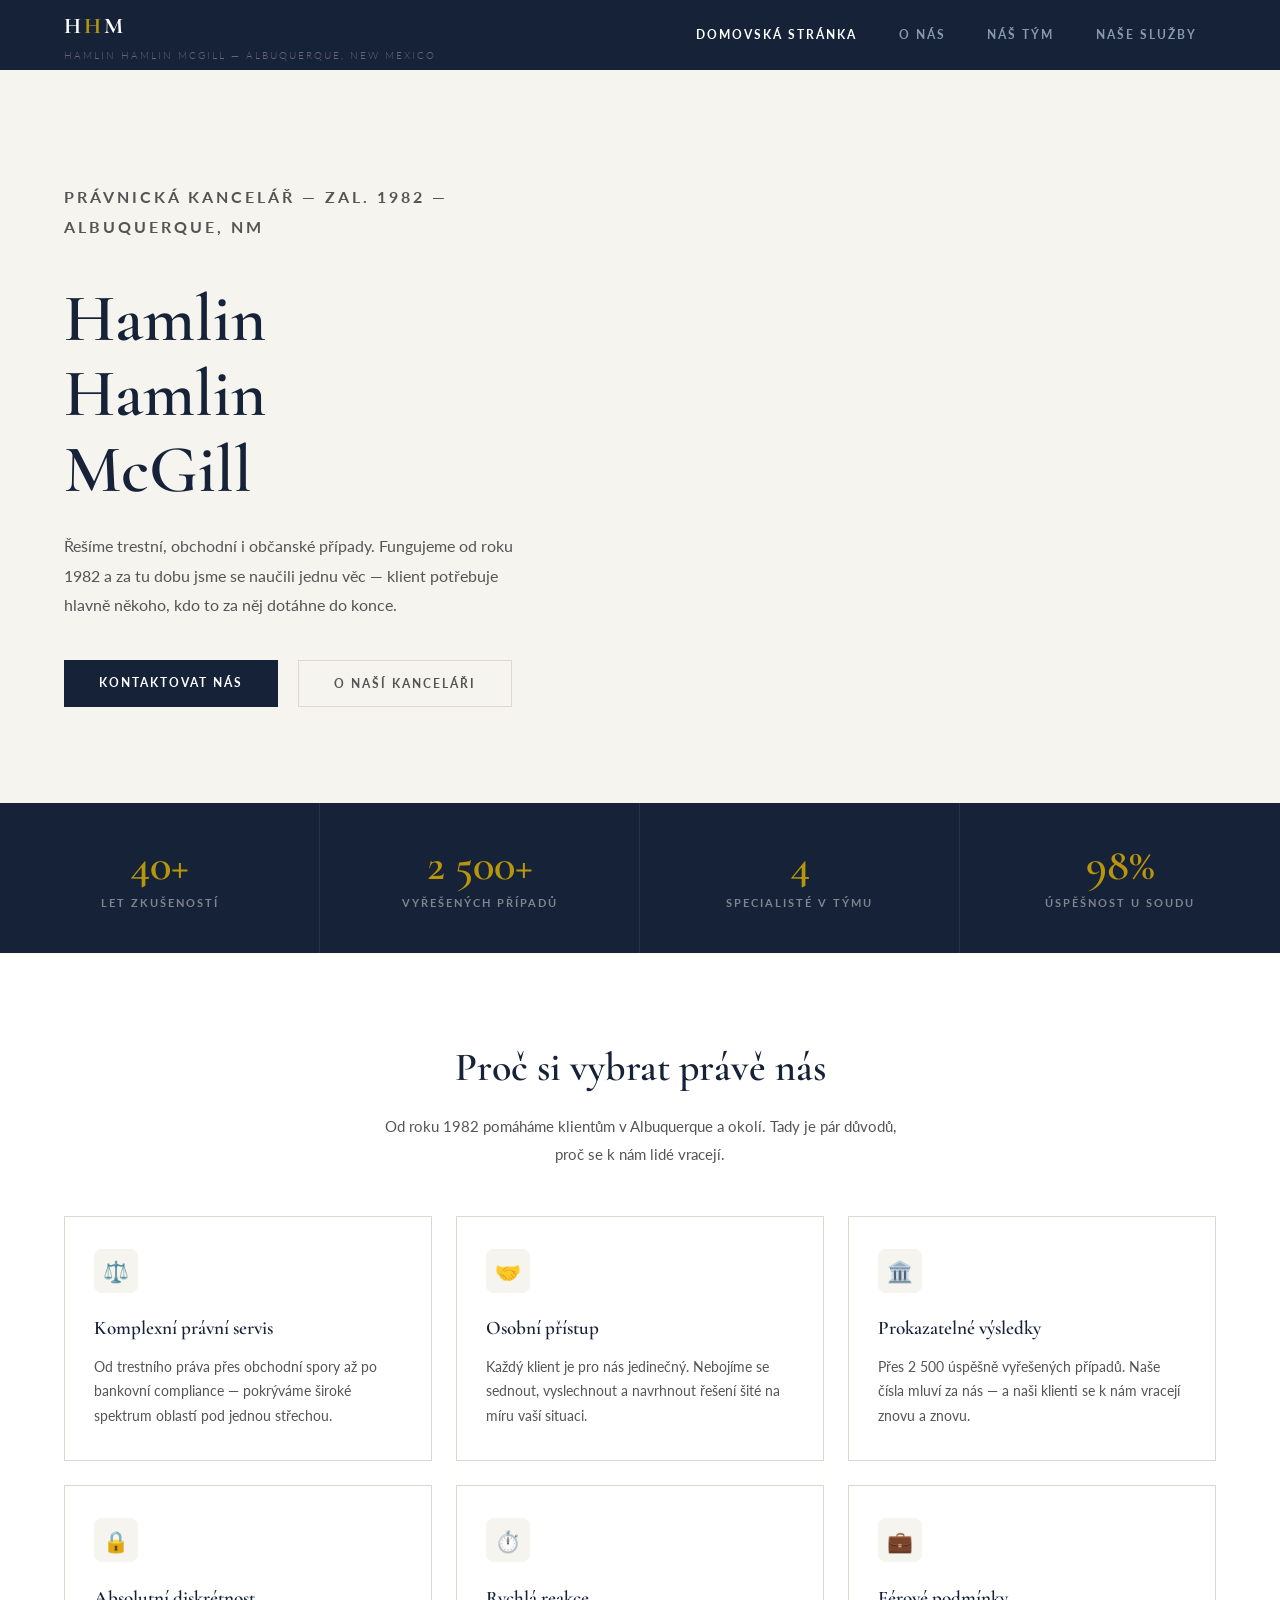
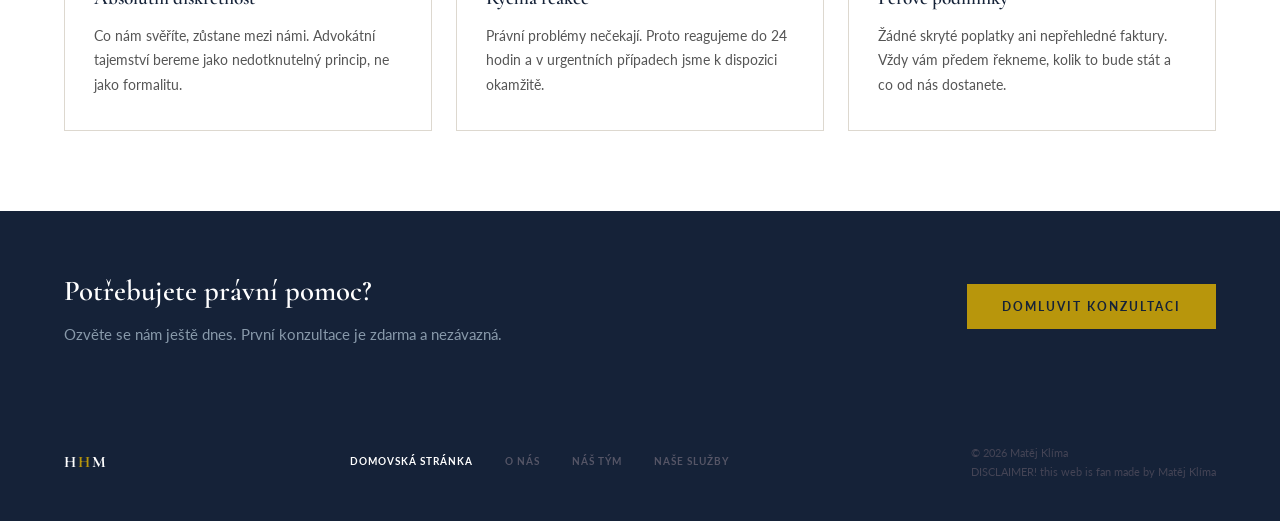
<file: index.html>
<!DOCTYPE html>
<html lang="cs">

<head>
  <meta charset="UTF-8" />
  <meta name="viewport" content="width=device-width, initial-scale=1.0" />
  <title>Hamlin Hamlin McGill — Domovská stránka</title>
  <meta name="description" content="Hamlin Hamlin McGill — přední právnická kancelář v Albuquerque, New Mexico. Trestní, obchodní a občanské právo od roku 1982." />
  <link rel="stylesheet" href="css/style.css" />
</head>

<body>

  <nav>
    <a href="index.html" class="logo">
      <span class="logo-pismena">H<span>H</span>M</span>
      <span class="logo-popis">Hamlin Hamlin McGill — Albuquerque, New Mexico</span>
    </a>
    <div class="odkazy">
      <a href="index.html" class="aktivni">Domovská stránka</a>
      <a href="o-nas.html">O nás</a>
      <a href="najem.html">Náš tým</a>
      <a href="sluzby.html">Naše služby</a>
    </div>
  </nav>

  <main>
    <section class="uvod">
      <p class="maly-popis">Právnická Kancelář — Zal. 1982 — Albuquerque, NM</p>
      <h1>Hamlin<br>Hamlin <br> McGill</h1>
      <p>Řešíme trestní, obchodní i občanské případy. Fungujeme od roku 1982 a za tu dobu jsme se naučili jednu věc —
        klient potřebuje hlavně někoho, kdo to za něj dotáhne do konce.</p>
      <div class="tlacitka">
        <a href="najem.html" class="button-zlaty">Kontaktovat nás</a>
        <a href="o-nas.html" class="button-ramecek">O naší kanceláři</a>
      </div>
    </section>

    <section class="statistiky">
      <div class="stat">
        <div class="stat-cislo">40+</div>
        <div class="stat-popis">Let zkušeností</div>
      </div>
      <div class="stat">
        <div class="stat-cislo">2 500+</div>
        <div class="stat-popis">Vyřešených případů</div>
      </div>
      <div class="stat">
        <div class="stat-cislo">4</div>
        <div class="stat-popis">Specialisté v týmu</div>
      </div>
      <div class="stat">
        <div class="stat-cislo">98%</div>
        <div class="stat-popis">Úspěšnost u soudu</div>
      </div>
    </section>

    <section class="proc-nas">
      <div class="proc-nas-nadpis">
        <h2>Proč si vybrat právě nás</h2>
      </div>
      <p class="proc-nas-podnadpis">Od roku 1982 pomáháme klientům v Albuquerque a okolí. Tady je pár důvodů, proč se k nám lidé vracejí.</p>

      <div class="vyhody">
        <div class="vyhoda">
          <div class="vyhoda-ikona">⚖️</div>
          <h3>Komplexní právní servis</h3>
          <p>Od trestního práva přes obchodní spory až po bankovní compliance — pokrýváme široké spektrum oblastí pod jednou střechou.</p>
        </div>
        <div class="vyhoda">
          <div class="vyhoda-ikona">🤝</div>
          <h3>Osobní přístup</h3>
          <p>Každý klient je pro nás jedinečný. Nebojíme se sednout, vyslechnout a navrhnout řešení šité na míru vaší situaci.</p>
        </div>
        <div class="vyhoda">
          <div class="vyhoda-ikona">🏛️</div>
          <h3>Prokazatelné výsledky</h3>
          <p>Přes 2 500 úspěšně vyřešených případů. Naše čísla mluví za nás — a naši klienti se k nám vracejí znovu a znovu.</p>
        </div>
        <div class="vyhoda">
          <div class="vyhoda-ikona">🔒</div>
          <h3>Absolutní diskrétnost</h3>
          <p>Co nám svěříte, zůstane mezi námi. Advokátní tajemství bereme jako nedotknutelný princip, ne jako formalitu.</p>
        </div>
        <div class="vyhoda">
          <div class="vyhoda-ikona">⏱️</div>
          <h3>Rychlá reakce</h3>
          <p>Právní problémy nečekají. Proto reagujeme do 24 hodin a v urgentních případech jsme k dispozici okamžitě.</p>
        </div>
        <div class="vyhoda">
          <div class="vyhoda-ikona">💼</div>
          <h3>Férové podmínky</h3>
          <p>Žádné skryté poplatky ani nepřehledné faktury. Vždy vám předem řekneme, kolik to bude stát a co od nás dostanete.</p>
        </div>
      </div>
    </section>

    <section class="cta-banner">
      <div class="cta-text">
        <h2>Potřebujete právní pomoc?</h2>
        <p>Ozvěte se nám ještě dnes. První konzultace je zdarma a nezávazná.</p>
      </div>
      <a href="najem.html" class="button-zlaty">Domluvit konzultaci</a>
    </section>

    <footer>
      <a href="index.html" class="pata-logo">H<span>H</span>M</a>
      <div class="pata-odkazy">
        <a href="index.html" class="aktivni">Domovská stránka</a>
        <a href="o-nas.html">O nás</a>
        <a href="najem.html">Náš tým</a>
        <a href="sluzby.html">Naše služby</a>
      </div>
      <span class="pata-text">© 2026 Matěj Klíma <br> DISCLAIMER! this web is fan made by Matěj Klíma</span>
    </footer>
  </main>

</body>

</html>
</file>
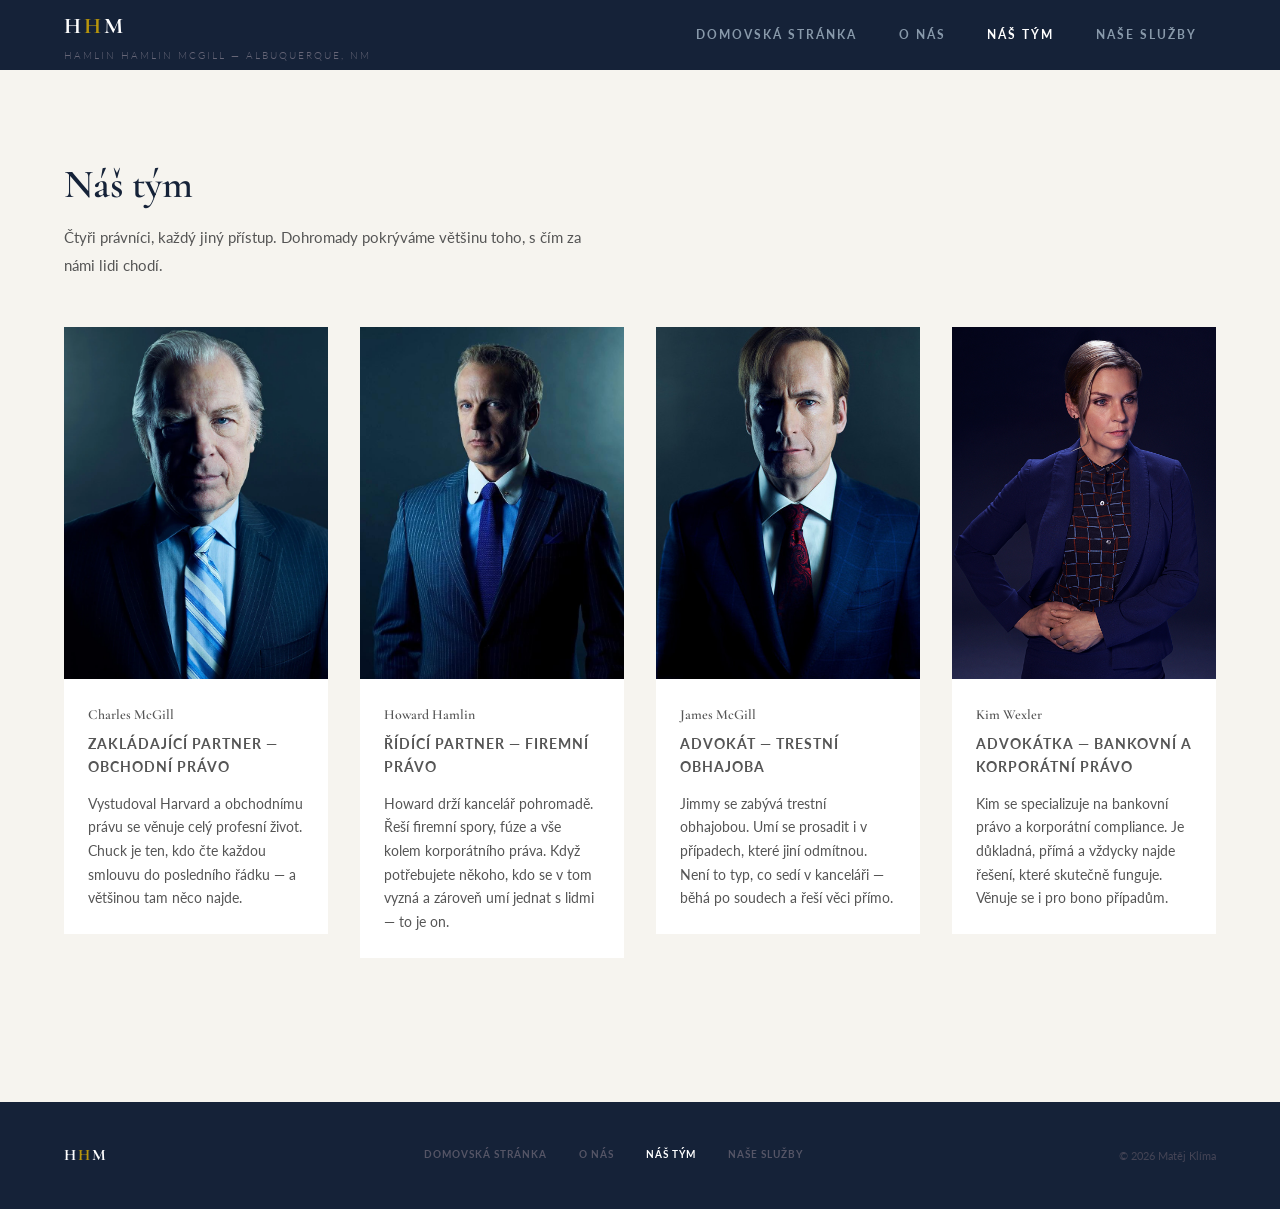
<file: najem.html>
<!DOCTYPE html>
<html lang="cs">

<head>
  <meta charset="UTF-8" />
  <meta name="viewport" content="width=device-width, initial-scale=1.0" />
  <title>Hamlin Hamlin McGill — Náš tým</title>
  <link rel="stylesheet" href="css/style.css" />
</head>

<body>

  <nav>
    <a href="index.html" class="logo">
      <span class="logo-pismena">H<span>H</span>M</span>
      <span class="logo-popis">Hamlin Hamlin McGill — Albuquerque, NM</span>
    </a>
    <div class="odkazy">
      <a href="index.html">Domovská stránka</a>
      <a href="o-nas.html">O nás</a>
      <a href="najem.html" class="aktivni">Náš tým</a>
      <a href="sluzby.html">Naše služby</a>
    </div>
  </nav>

  <main>
    <section class="sekce-tym">
      <h2>Náš tým</h2>
      <p class="uvod-text">Čtyři právníci, každý jiný přístup. Dohromady pokrýváme většinu toho, s čím za námi lidi chodí.</p>

      <div class="lidi">
        <a href="pravnik-chuck.html">
          <div class="karta">
            <img src="img/chuck.png" alt="Charles McGill" />
            <div class="detail">
              <p class="jmeno">Charles McGill</p>
              <p class="pozice">Zakládající partner — Obchodní právo</p>
              <p>Vystudoval Harvard a obchodnímu právu se věnuje celý profesní život. Chuck je ten, kdo čte každou smlouvu
                do posledního řádku — a většinou tam něco najde.</p>
            </div>
          </div>
        </a>
        <a href="pravnik-howard.html">
          <div class="karta">
            <img src="img/howard.jpg" alt="Howard Hamlin" />
            <div class="detail">
              <p class="jmeno">Howard Hamlin</p>
              <p class="pozice">Řídící partner — Firemní právo</p>
              <p>Howard drží kancelář pohromadě. Řeší firemní spory, fúze a vše kolem korporátního práva. Když potřebujete
                někoho, kdo se v tom vyzná a zároveň umí jednat s lidmi — to je on.</p>
            </div>
          </div>
        </a>
        <a href="pravnik-jimmy.html">
          <div class="karta">
            <img src="img/jimmy.jpg" alt="James McGill" />
            <div class="detail">
              <p class="jmeno">James McGill</p>
              <p class="pozice">Advokát — Trestní obhajoba</p>
              <p>Jimmy se zabývá trestní obhajobou. Umí se prosadit i v případech, které jiní odmítnou. Není to typ, co
                sedí v kanceláři — běhá po soudech a řeší věci přímo.</p>
            </div>
          </div>
        </a>
        <a href="pravnik-kim.html">
          <div class="karta">
            <img src="img/kim.jpg" alt="Kim Wexler" />
            <div class="detail">
              <p class="jmeno">Kim Wexler</p>
              <p class="pozice">Advokátka — Bankovní a korporátní právo</p>
              <p>Kim se specializuje na bankovní právo a korporátní compliance. Je důkladná, přímá a vždycky najde
                řešení, které skutečně funguje. Věnuje se i pro bono případům.</p>
            </div>
          </div>
        </a>
      </div>
    </section>

    <footer>
      <a href="index.html" class="pata-logo">H<span>H</span>M</a>
      <div class="pata-odkazy">
        <a href="index.html">Domovská stránka</a>
        <a href="o-nas.html">O nás</a>
        <a href="najem.html" class="aktivni">Náš tým</a>
        <a href="sluzby.html">Naše služby</a>
      </div>
      <span class="pata-text">© 2026 Matěj Klíma</span>
    </footer>
  </main>

</body>

</html>
</file>
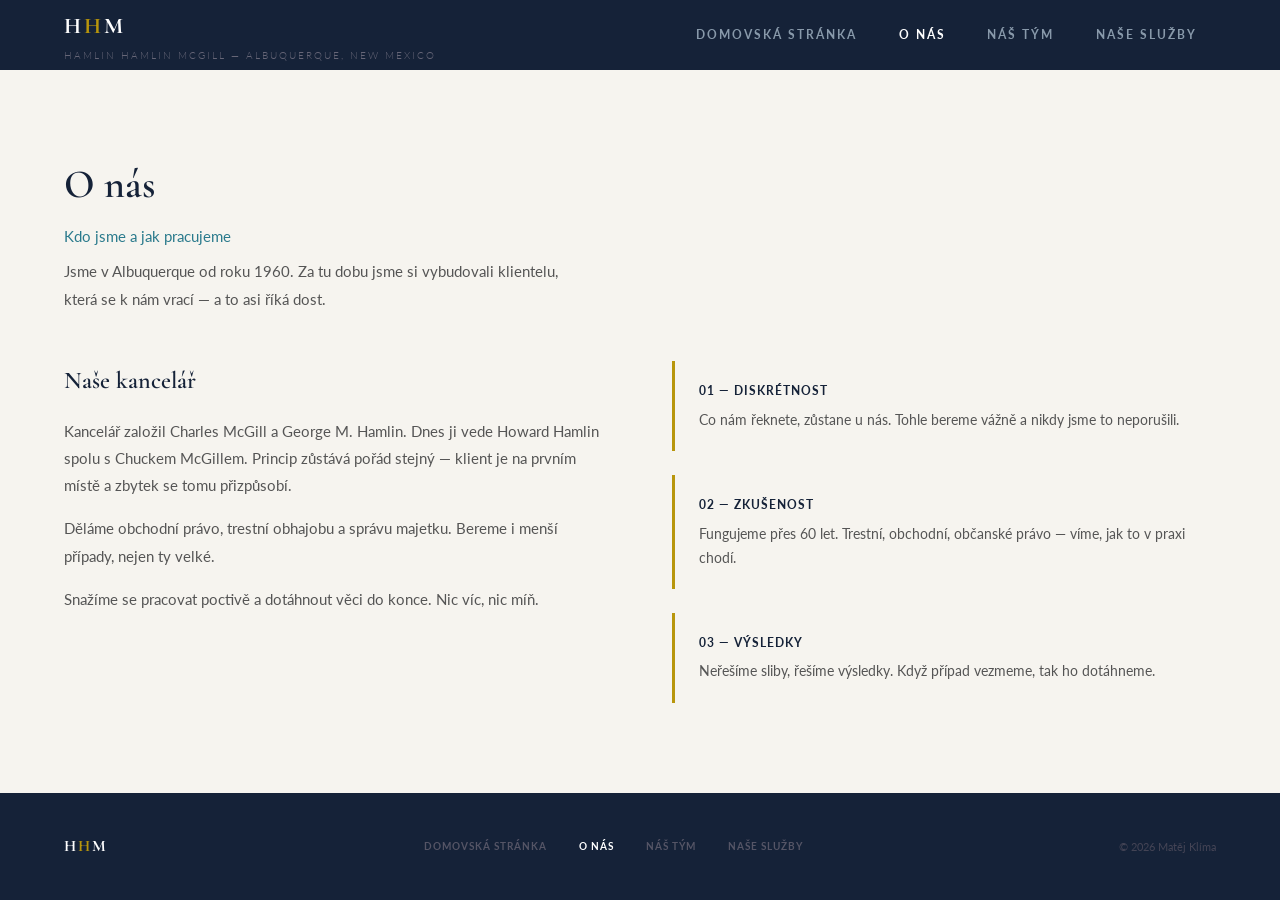
<file: o-nas.html>
<!DOCTYPE html>
<html lang="cs">

<head>
  <meta charset="UTF-8" />
  <meta name="viewport" content="width=device-width, initial-scale=1.0" />
  <title>Hamlin Hamlin McGill — O nás</title>
  <link rel="stylesheet" href="css/style.css" />
</head>

<body>

  <nav>
    <a href="index.html" class="logo">
      <span class="logo-pismena">H<span>H</span>M</span>
      <span class="logo-popis">Hamlin Hamlin McGill — Albuquerque, New Mexico</span>
    </a>
    <div class="odkazy">
      <a href="index.html">Domovská stránka</a>
      <a href="o-nas.html" class="aktivni">O nás</a>
      <a href="najem.html">Náš tým</a>
      <a href="sluzby.html">Naše služby</a>
    </div>
  </nav>

  <main>
    <section class="sekce-onas">
      <h2>O nás</h2>
      <p class="podtitulek">Kdo jsme a jak pracujeme</p>
      <p class="uvod-text">Jsme v Albuquerque od roku 1960. Za tu dobu jsme si vybudovali klientelu, která se k nám vrací —
        a to asi říká dost.</p>

      <div class="sloupce">
        <div class="levy-text">
          <h3>Naše kancelář</h3>
          <p>Kancelář založil Charles McGill a George M. Hamlin. Dnes ji vede Howard Hamlin spolu s Chuckem McGillem.
            Princip zůstává pořád
            stejný — klient je na prvním místě a zbytek se tomu přizpůsobí.</p>
          <p>Děláme obchodní právo, trestní obhajobu a správu majetku. Bereme i menší případy, nejen ty velké.</p>
          <p>Snažíme se pracovat poctivě a dotáhnout věci do konce. Nic víc, nic míň.</p>
        </div>
        <div class="hodnoty">
          <div class="polozka">
            <h4>01 — Diskrétnost</h4>
            <p>Co nám řeknete, zůstane u nás. Tohle bereme vážně a nikdy jsme to neporušili.</p>
          </div>
          <div class="polozka">
            <h4>02 — Zkušenost</h4>
            <p>Fungujeme přes 60 let. Trestní, obchodní, občanské právo — víme, jak to v praxi chodí.</p>
          </div>
          <div class="polozka">
            <h4>03 — Výsledky</h4>
            <p>Neřešíme sliby, řešíme výsledky. Když případ vezmeme, tak ho dotáhneme.</p>
          </div>
        </div>
      </div>
    </section>

    <footer>
      <a href="index.html" class="pata-logo">H<span>H</span>M</a>
      <div class="pata-odkazy">
        <a href="index.html">Domovská stránka</a>
        <a href="o-nas.html" class="aktivni">O nás</a>
        <a href="najem.html">Náš tým</a>
        <a href="sluzby.html">Naše služby</a>
      </div>
      <span class="pata-text">© 2026 Matěj Klíma</span>
    </footer>
  </main>

</body>

</html>
</file>
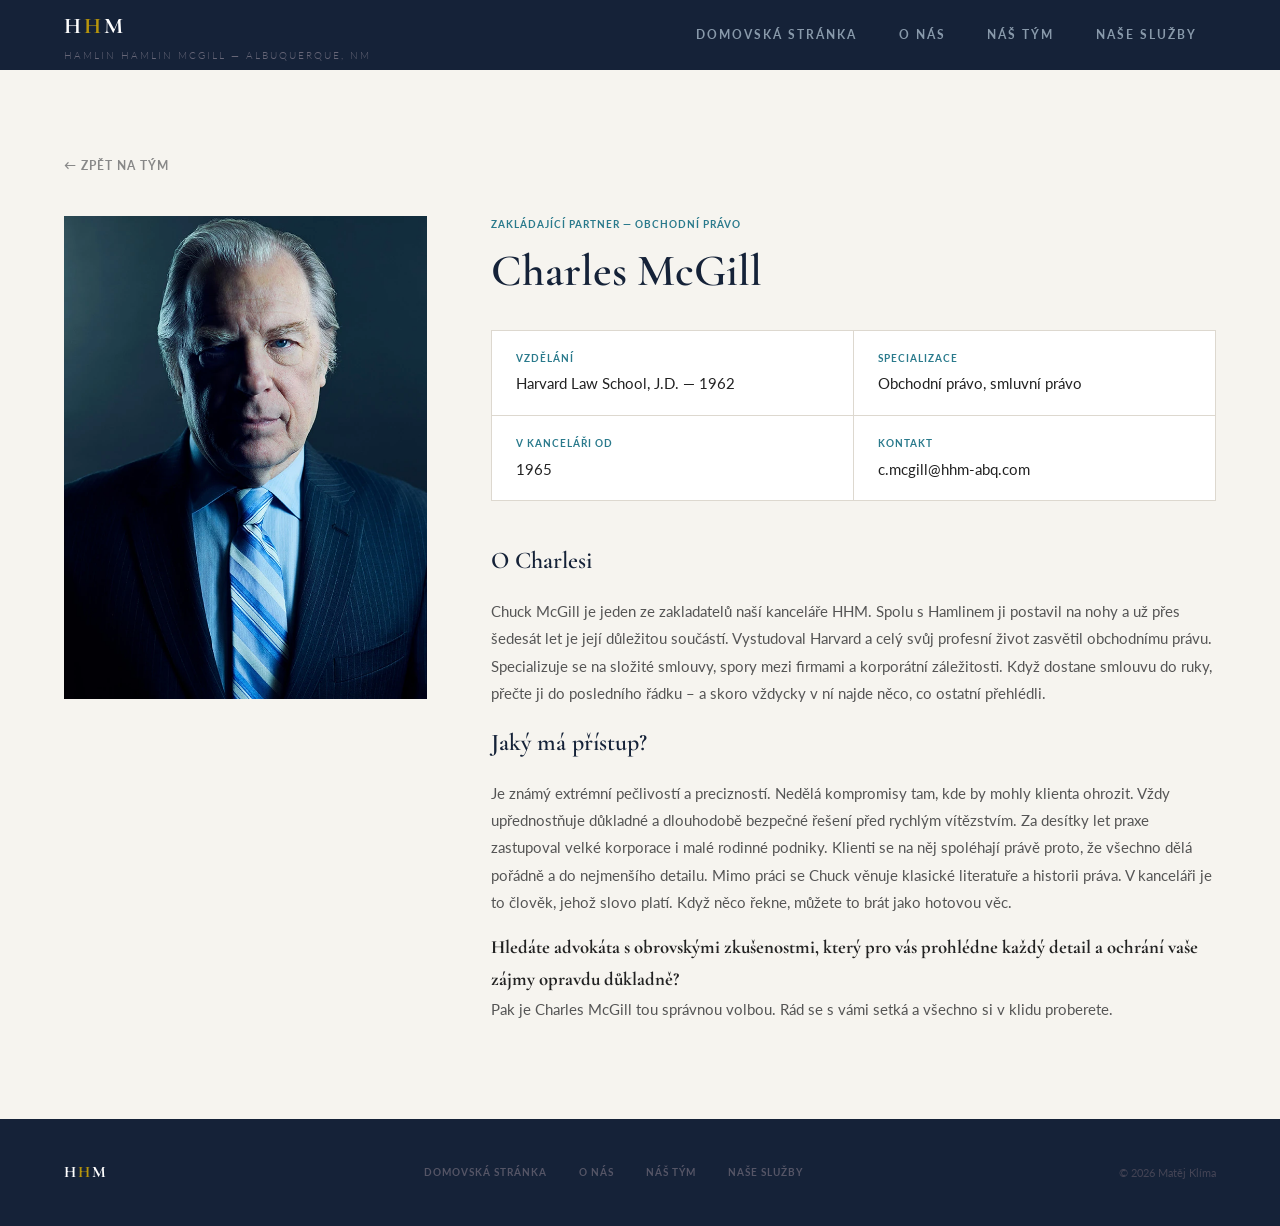
<file: pravnik-chuck.html>
<!DOCTYPE html>
<html lang="cs">

<head>
  <meta charset="UTF-8" />
  <meta name="viewport" content="width=device-width, initial-scale=1.0" />
  <title>Hamlin Hamlin McGill — Charles McGill</title>
  <link rel="stylesheet" href="css/style.css" />
</head>

<body>

  <nav>
    <a href="index.html" class="logo">
      <span class="logo-pismena">H<span>H</span>M</span>
      <span class="logo-popis">Hamlin Hamlin McGill — Albuquerque, NM</span>
    </a>
    <div class="odkazy">
      <a href="index.html">Domovská stránka</a>
      <a href="o-nas.html">O nás</a>
      <a href="najem.html">Náš tým</a>
      <a href="sluzby.html">Naše služby</a>
    </div>
  </nav>

  <main>
    <section class="sekce-profil">

      <a href="najem.html" class="zpet">← Zpět na tým</a>

      <div class="profil-obsah">

        <div class="foto">
          <img src="img/chuck.png" alt="Charles McGill" />
        </div>

        <div>
          <p class="pozice">Zakládající partner — Obchodní právo</p>
          <h1>Charles McGill</h1>

          <div class="kolonky">
            <div class="kolonka">
              <p class="kolonka-nazev">Vzdělání</p>
              <p class="kolonka-hodnota">Harvard Law School, J.D. — 1962</p>
            </div>
            <div class="kolonka">
              <p class="kolonka-nazev">Specializace</p>
              <p class="kolonka-hodnota">Obchodní právo, smluvní právo</p>
            </div>
            <div class="kolonka">
              <p class="kolonka-nazev">V kanceláři od</p>
              <p class="kolonka-hodnota">1965</p>
            </div>
            <div class="kolonka">
              <p class="kolonka-nazev">Kontakt</p>
              <p class="kolonka-hodnota">c.mcgill@hhm-abq.com</p>
            </div>
          </div>

          <div class="o-pravnikovi">
            <h2>O Charlesi</h2>
            <p>Chuck McGill je jeden ze zakladatelů naší kanceláře HHM. Spolu s Hamlinem ji postavil na nohy a už
              přes šedesát let je její důležitou součástí. Vystudoval Harvard a celý svůj profesní život zasvětil
               obchodnímu právu. Specializuje se na složité smlouvy, spory mezi firmami a korporátní záležitosti. Když
               dostane smlouvu do ruky, přečte ji do posledního řádku – a skoro vždycky v ní najde něco, co ostatní
              přehlédli.</p>
            <h2>Jaký má přístup?</h2>
            <p>Je známý extrémní pečlivostí a precizností. Nedělá kompromisy tam, kde by mohly klienta ohrozit. Vždy
              upřednostňuje důkladné a dlouhodobě bezpečné řešení před rychlým vítězstvím.
              Za desítky let praxe zastupoval velké korporace i malé rodinné podniky. Klienti se na něj spoléhají právě
              proto, že všechno dělá pořádně a do nejmenšího detailu.
              Mimo práci se Chuck věnuje klasické literatuře a historii práva. V kanceláři je to člověk, jehož slovo
              platí. Když něco řekne, můžete to brát jako hotovou věc.</p>
              <h3>Hledáte advokáta s obrovskými zkušenostmi, který pro vás prohlédne každý detail a ochrání vaše zájmy opravdu důkladně?</h3>
              <p>Pak je Charles McGill tou správnou volbou. Rád se s vámi setká a všechno si v klidu proberete.</p>
          </div>
        </div>

      </div>
    </section>

    <footer>
      <a href="index.html" class="pata-logo">H<span>H</span>M</a>
      <div class="pata-odkazy">
        <a href="index.html">Domovská stránka</a>
        <a href="o-nas.html">O nás</a>
        <a href="najem.html">Náš tým</a>
        <a href="sluzby.html">Naše služby</a>
      </div>
      <span class="pata-text">© 2026 Matěj Klíma</span>
    </footer>
  </main>

</body>

</html>
</file>
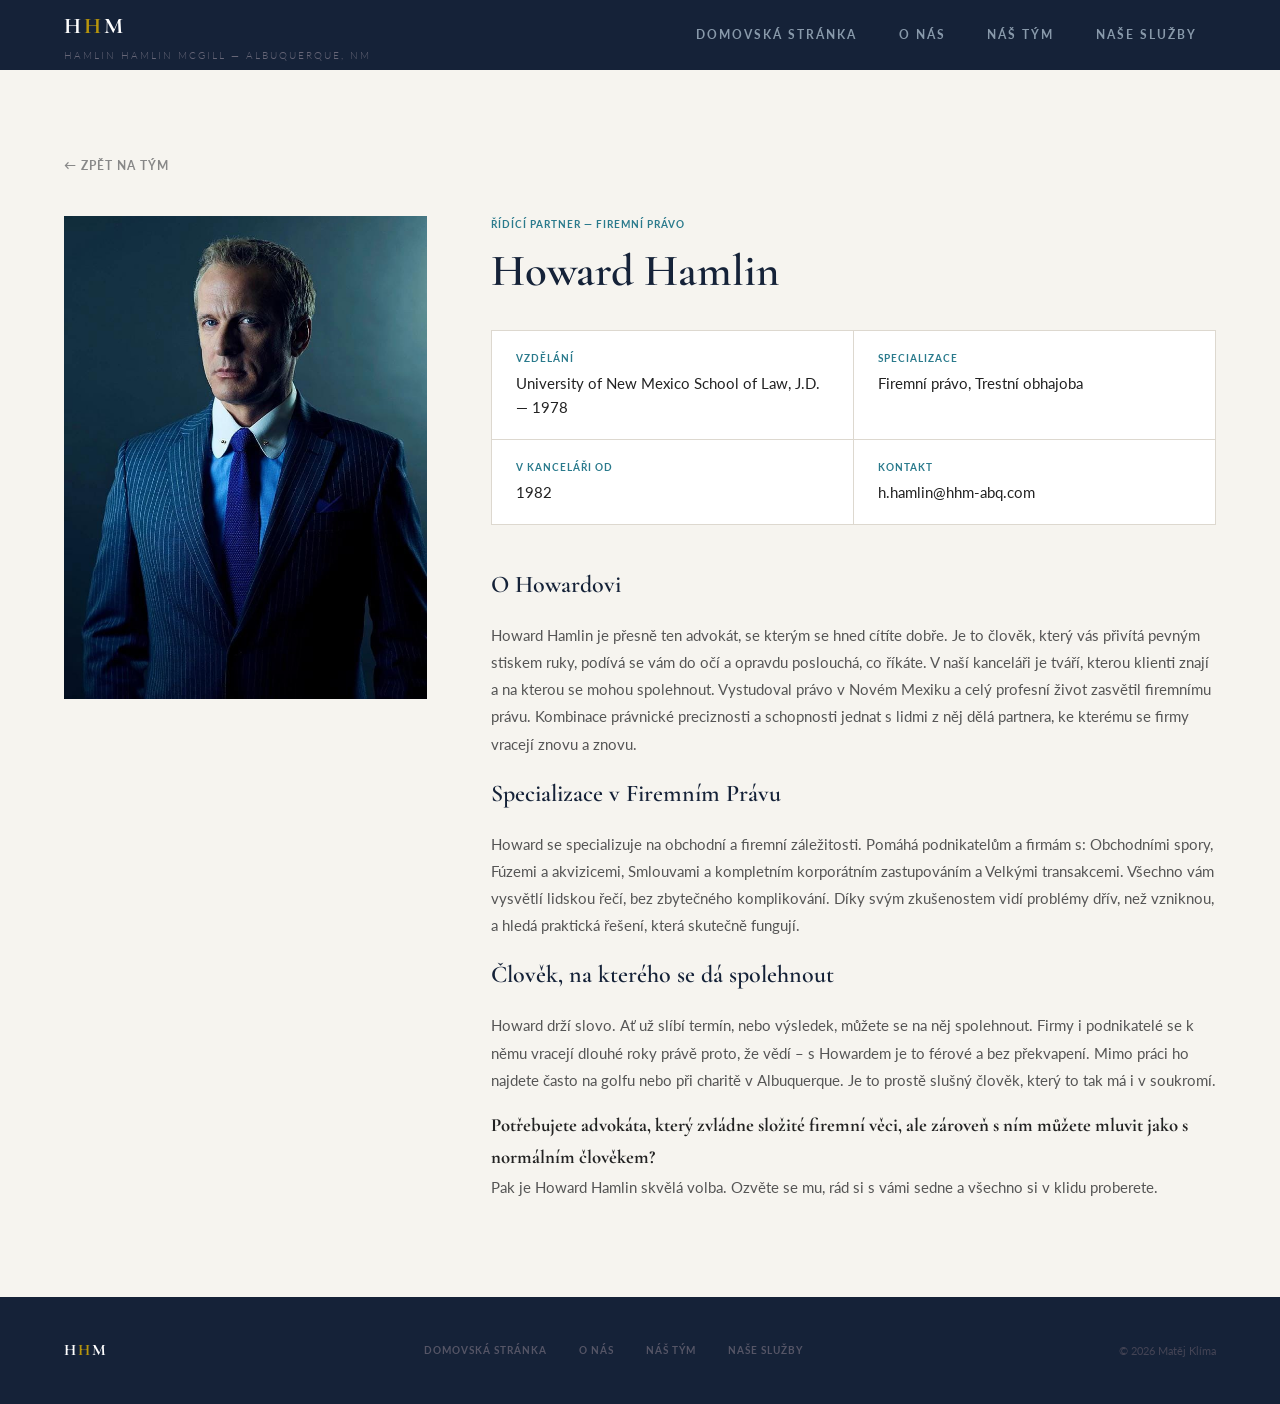
<file: pravnik-howard.html>
<!DOCTYPE html>
<html lang="cs">

<head>
  <meta charset="UTF-8" />
  <meta name="viewport" content="width=device-width, initial-scale=1.0" />
  <title>Hamlin Hamlin McGill — Howard Hamlin</title>
  <link rel="stylesheet" href="css/style.css" />
</head>

<body>

  <nav>
    <a href="index.html" class="logo">
      <span class="logo-pismena">H<span>H</span>M</span>
      <span class="logo-popis">Hamlin Hamlin McGill — Albuquerque, NM</span>
    </a>
    <div class="odkazy">
      <a href="index.html">Domovská stránka</a>
      <a href="o-nas.html">O nás</a>
      <a href="najem.html">Náš tým</a>
      <a href="sluzby.html">Naše služby</a>
    </div>
  </nav>

  <main>
    <section class="sekce-profil">

      <a href="najem.html" class="zpet">← Zpět na tým</a>

      <div class="profil-obsah">

        <div class="foto">
          <img src="img/howard.jpg" alt="Howard Hamlin" />
        </div>

        <div>
          <p class="pozice">Řídící partner — Firemní právo</p>
          <h1>Howard Hamlin</h1>

          <div class="kolonky">
            <div class="kolonka">
              <p class="kolonka-nazev">Vzdělání</p>
              <p class="kolonka-hodnota">University of New Mexico School of Law, J.D. — 1978</p>
            </div>
            <div class="kolonka">
              <p class="kolonka-nazev">Specializace</p>
              <p class="kolonka-hodnota">Firemní právo, Trestní obhajoba</p>
            </div>
            <div class="kolonka">
              <p class="kolonka-nazev">V kanceláři od</p>
              <p class="kolonka-hodnota">1982</p>
            </div>
            <div class="kolonka">
              <p class="kolonka-nazev">Kontakt</p>
              <p class="kolonka-hodnota">h.hamlin@hhm-abq.com</p>
            </div>
          </div>

          <div class="o-pravnikovi">
            <h2>O Howardovi</h2>
            <p>Howard Hamlin je přesně ten advokát, se kterým se hned cítíte dobře.
              Je to člověk, který vás přivítá pevným stiskem ruky, podívá se vám do očí a opravdu poslouchá, co říkáte.
              V naší kanceláři je tváří, kterou klienti znají a na kterou se mohou spolehnout.
              Vystudoval právo v Novém Mexiku a celý profesní život zasvětil firemnímu právu. Kombinace právnické
              preciznosti a schopnosti jednat s lidmi z něj dělá partnera, ke kterému se firmy vracejí znovu a znovu.
            </p>
            <h2>Specializace v Firemním Právu</h2>
            <p>Howard se specializuje na obchodní a firemní záležitosti. Pomáhá podnikatelům a firmám s: Obchodními
              spory, Fúzemi a akvizicemi, Smlouvami a kompletním korporátním zastupováním a Velkými transakcemi. Všechno
              vám vysvětlí lidskou řečí, bez zbytečného komplikování. Díky svým zkušenostem vidí problémy dřív, než
              vzniknou, a hledá praktická řešení, která skutečně fungují.</p>
            <h2>Člověk, na kterého se dá spolehnout </h2>
            <p>Howard drží slovo. Ať už slíbí termín, nebo výsledek, můžete se na něj spolehnout. Firmy i podnikatelé se
              k němu vracejí dlouhé roky právě proto, že vědí – s Howardem je to férové a bez překvapení.
              Mimo práci ho najdete často na golfu nebo při charitě v Albuquerque. Je to prostě slušný člověk, který to
              tak má i v soukromí.</p>
            <h3>Potřebujete advokáta, který zvládne složité firemní věci, ale zároveň s ním můžete mluvit jako s
              normálním člověkem?</h3>
            <p>Pak je Howard Hamlin skvělá volba. Ozvěte se mu, rád si s vámi sedne a všechno si v klidu proberete.</p>
          </div>
        </div>

      </div>
    </section>

    <footer>
      <a href="index.html" class="pata-logo">H<span>H</span>M</a>
      <div class="pata-odkazy">
        <a href="index.html">Domovská stránka</a>
        <a href="o-nas.html">O nás</a>
        <a href="najem.html">Náš tým</a>
        <a href="sluzby.html">Naše služby</a>
      </div>
      <span class="pata-text">© 2026 Matěj Klíma</span>
    </footer>
  </main>

</body>

</html>
</file>
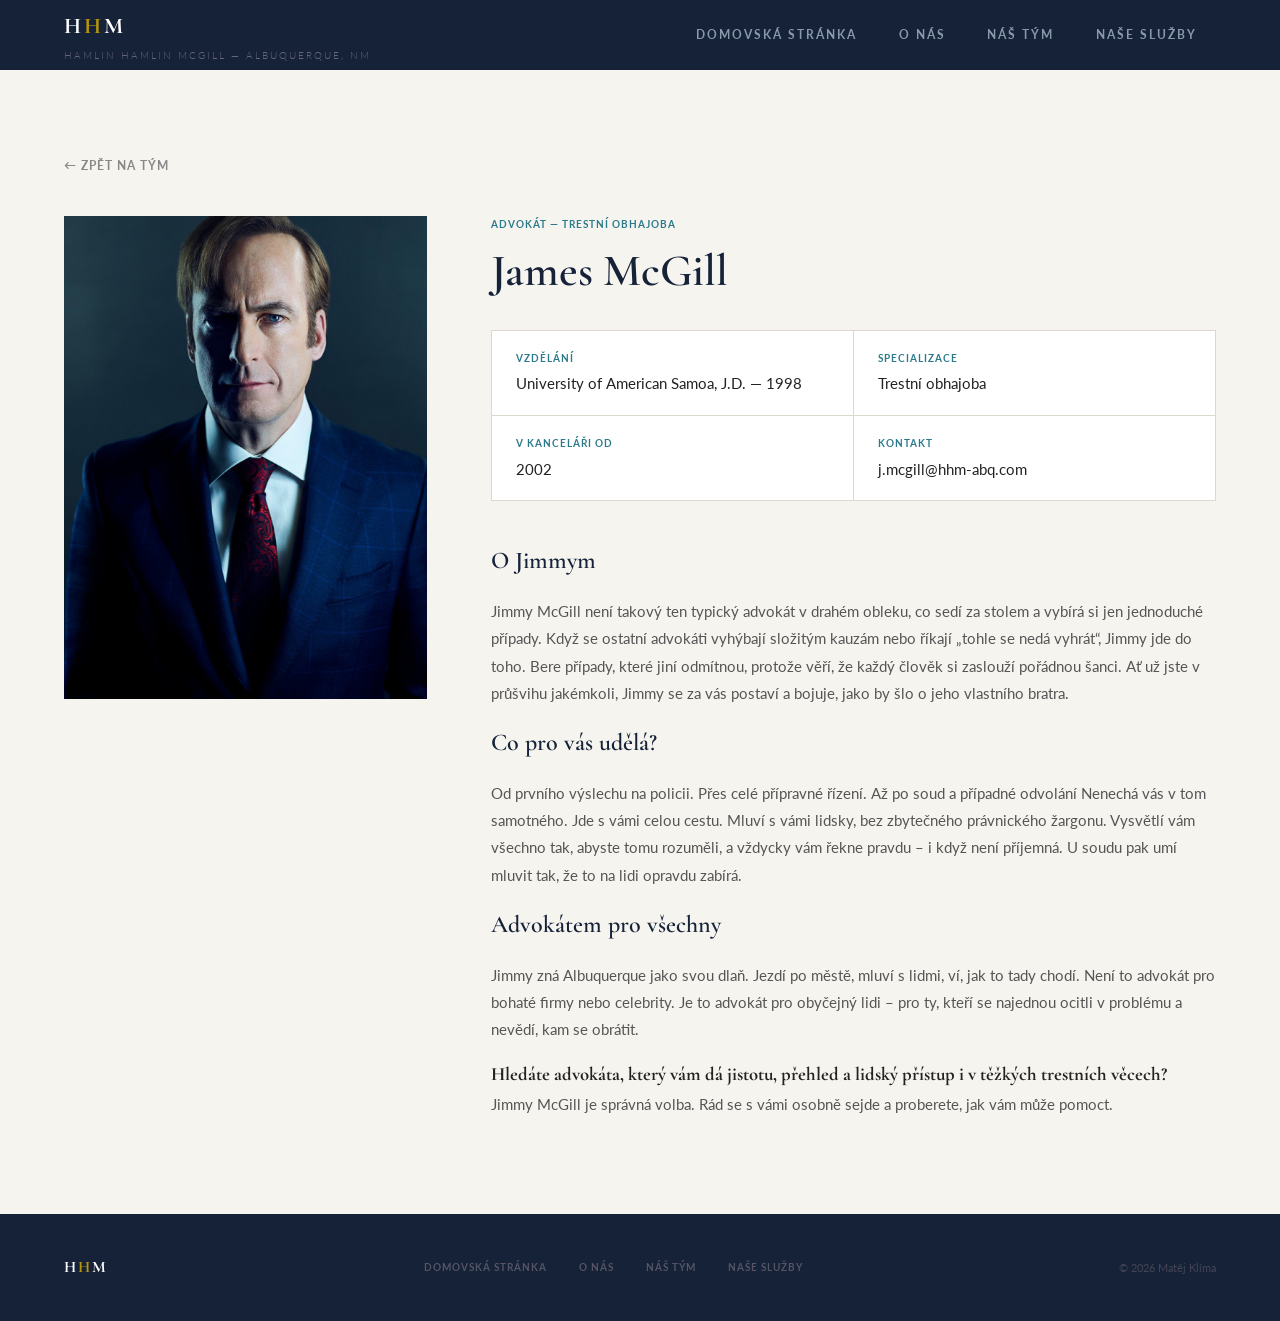
<file: pravnik-jimmy.html>
<!DOCTYPE html>
<html lang="cs">

<head>
  <meta charset="UTF-8" />
  <meta name="viewport" content="width=device-width, initial-scale=1.0" />
  <title>Hamlin Hamlin McGill — James McGill</title>
  <link rel="stylesheet" href="css/style.css" />
</head>

<body>

  <nav>
    <a href="index.html" class="logo">
      <span class="logo-pismena">H<span>H</span>M</span>
      <span class="logo-popis">Hamlin Hamlin McGill — Albuquerque, NM</span>
    </a>
    <div class="odkazy">
      <a href="index.html">Domovská stránka</a>
      <a href="o-nas.html">O nás</a>
      <a href="najem.html">Náš tým</a>
      <a href="sluzby.html">Naše služby</a>
    </div>
  </nav>

  <main>
    <section class="sekce-profil">

      <a href="najem.html" class="zpet">← Zpět na tým</a>

      <div class="profil-obsah">

        <div class="foto">
          <img src="img/jimmy.jpg" alt="James McGill" />
        </div>

        <div>
          <p class="pozice">Advokát — Trestní obhajoba</p>
          <h1>James McGill</h1>

          <div class="kolonky">
            <div class="kolonka">
              <p class="kolonka-nazev">Vzdělání</p>
              <p class="kolonka-hodnota">University of American Samoa, J.D. — 1998</p>
            </div>
            <div class="kolonka">
              <p class="kolonka-nazev">Specializace</p>
              <p class="kolonka-hodnota">Trestní obhajoba</p>
            </div>
            <div class="kolonka">
              <p class="kolonka-nazev">V kanceláři od</p>
              <p class="kolonka-hodnota">2002</p>
            </div>
            <div class="kolonka">
              <p class="kolonka-nazev">Kontakt</p>
              <p class="kolonka-hodnota">j.mcgill@hhm-abq.com</p>
            </div>
          </div>

          <div class="o-pravnikovi">
            <h2>O Jimmym</h2>
            <p>Jimmy McGill není takový ten typický advokát v drahém obleku, co sedí za stolem a vybírá si jen
              jednoduché případy.
              Když se ostatní advokáti vyhýbají složitým kauzám nebo říkají „tohle se nedá vyhrát“, Jimmy jde do toho.
              Bere případy, které jiní odmítnou, protože věří, že každý člověk si zaslouží pořádnou šanci. Ať už jste v
              průšvihu jakémkoli, Jimmy se za vás postaví a bojuje, jako by šlo o jeho vlastního bratra.</p>
            <h2>Co pro vás udělá?</h2>
            <p>Od prvního výslechu na policii. Přes celé přípravné řízení. Až po soud a případné odvolání
              Nenechá vás v tom samotného. Jde s vámi celou cestu. Mluví s vámi lidsky, bez zbytečného právnického
              žargonu. Vysvětlí vám všechno tak, abyste tomu rozuměli, a vždycky vám řekne pravdu – i když není
              příjemná. U soudu pak umí mluvit tak, že to na lidi opravdu zabírá.</p>
            <h2>Advokátem pro všechny</h2>
            <p>Jimmy zná Albuquerque jako svou dlaň. Jezdí po městě, mluví s lidmi, ví, jak to tady chodí. Není to
              advokát pro bohaté firmy nebo celebrity. Je to advokát pro obyčejný lidi – pro ty, kteří se najednou
              ocitli v problému a nevědí, kam se obrátit.</p>
              <h3>Hledáte advokáta, který vám dá jistotu, přehled a lidský přístup i v těžkých trestních věcech?</h3>
              <p>Jimmy McGill je správná volba. Rád se s vámi osobně sejde a proberete, jak vám může pomoct.</p>
          </div>
        </div>

      </div>
    </section>

    <footer>
      <a href="index.html" class="pata-logo">H<span>H</span>M</a>
      <div class="pata-odkazy">
        <a href="index.html">Domovská stránka</a>
        <a href="o-nas.html">O nás</a>
        <a href="najem.html">Náš tým</a>
        <a href="sluzby.html">Naše služby</a>
      </div>
      <span class="pata-text">© 2026 Matěj Klíma</span>
    </footer>
  </main>

</body>

</html>
</file>
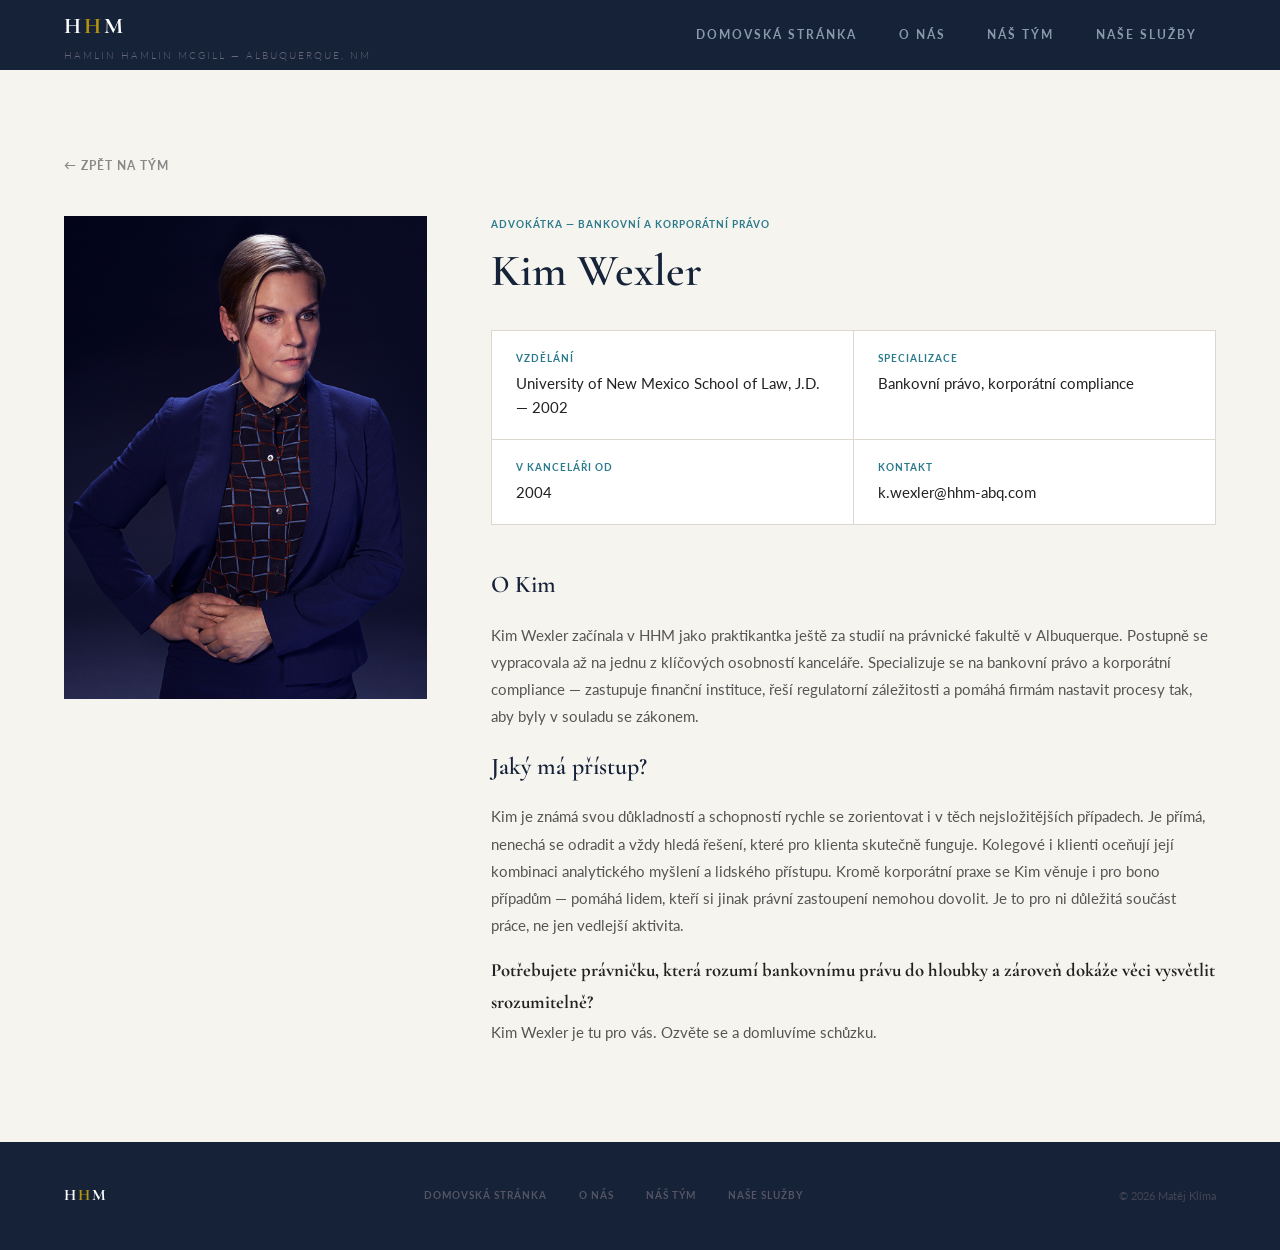
<file: pravnik-kim.html>
<!DOCTYPE html>
<html lang="cs">

<head>
  <meta charset="UTF-8" />
  <meta name="viewport" content="width=device-width, initial-scale=1.0" />
  <title>Hamlin Hamlin McGill — Kim Wexler</title>
  <link rel="stylesheet" href="css/style.css" />
</head>

<body>

  <nav>
    <a href="index.html" class="logo">
      <span class="logo-pismena">H<span>H</span>M</span>
      <span class="logo-popis">Hamlin Hamlin McGill — Albuquerque, NM</span>
    </a>
    <div class="odkazy">
      <a href="index.html">Domovská stránka</a>
      <a href="o-nas.html">O nás</a>
      <a href="najem.html">Náš tým</a>
      <a href="sluzby.html">Naše služby</a>
    </div>
  </nav>

  <main>
    <section class="sekce-profil">

      <a href="najem.html" class="zpet">← Zpět na tým</a>

      <div class="profil-obsah">

        <div class="foto">
          <img src="img/kim.jpg" alt="Kim Wexler" />
        </div>

        <div>
          <p class="pozice">Advokátka — Bankovní a korporátní právo</p>
          <h1>Kim Wexler</h1>

          <div class="kolonky">
            <div class="kolonka">
              <p class="kolonka-nazev">Vzdělání</p>
              <p class="kolonka-hodnota">University of New Mexico School of Law, J.D. — 2002</p>
            </div>
            <div class="kolonka">
              <p class="kolonka-nazev">Specializace</p>
              <p class="kolonka-hodnota">Bankovní právo, korporátní compliance</p>
            </div>
            <div class="kolonka">
              <p class="kolonka-nazev">V kanceláři od</p>
              <p class="kolonka-hodnota">2004</p>
            </div>
            <div class="kolonka">
              <p class="kolonka-nazev">Kontakt</p>
              <p class="kolonka-hodnota">k.wexler@hhm-abq.com</p>
            </div>
          </div>

          <div class="o-pravnikovi">
            <h2>O Kim</h2>
            <p>Kim Wexler začínala v HHM jako praktikantka ještě za studií na právnické fakultě v Albuquerque.
              Postupně se vypracovala až na jednu z klíčových osobností kanceláře. Specializuje se na bankovní právo
              a korporátní compliance — zastupuje finanční instituce, řeší regulatorní záležitosti a pomáhá firmám
              nastavit procesy tak, aby byly v souladu se zákonem.</p>
            <h2>Jaký má přístup?</h2>
            <p>Kim je známá svou důkladností a schopností rychle se zorientovat i v těch nejsložitějších případech.
              Je přímá, nenechá se odradit a vždy hledá řešení, které pro klienta skutečně funguje. Kolegové i klienti
              oceňují její kombinaci analytického myšlení a lidského přístupu.
              Kromě korporátní praxe se Kim věnuje i pro bono případům — pomáhá lidem, kteří si jinak právní
              zastoupení nemohou dovolit. Je to pro ni důležitá součást práce, ne jen vedlejší aktivita.</p>
              <h3>Potřebujete právničku, která rozumí bankovnímu právu do hloubky a zároveň dokáže věci vysvětlit srozumitelně?</h3>
              <p>Kim Wexler je tu pro vás. Ozvěte se a domluvíme schůzku.</p>
          </div>
        </div>

      </div>
    </section>

    <footer>
      <a href="index.html" class="pata-logo">H<span>H</span>M</a>
      <div class="pata-odkazy">
        <a href="index.html">Domovská stránka</a>
        <a href="o-nas.html">O nás</a>
        <a href="najem.html">Náš tým</a>
        <a href="sluzby.html">Naše služby</a>
      </div>
      <span class="pata-text">© 2026 Matěj Klíma</span>
    </footer>
  </main>

</body>

</html>
</file>
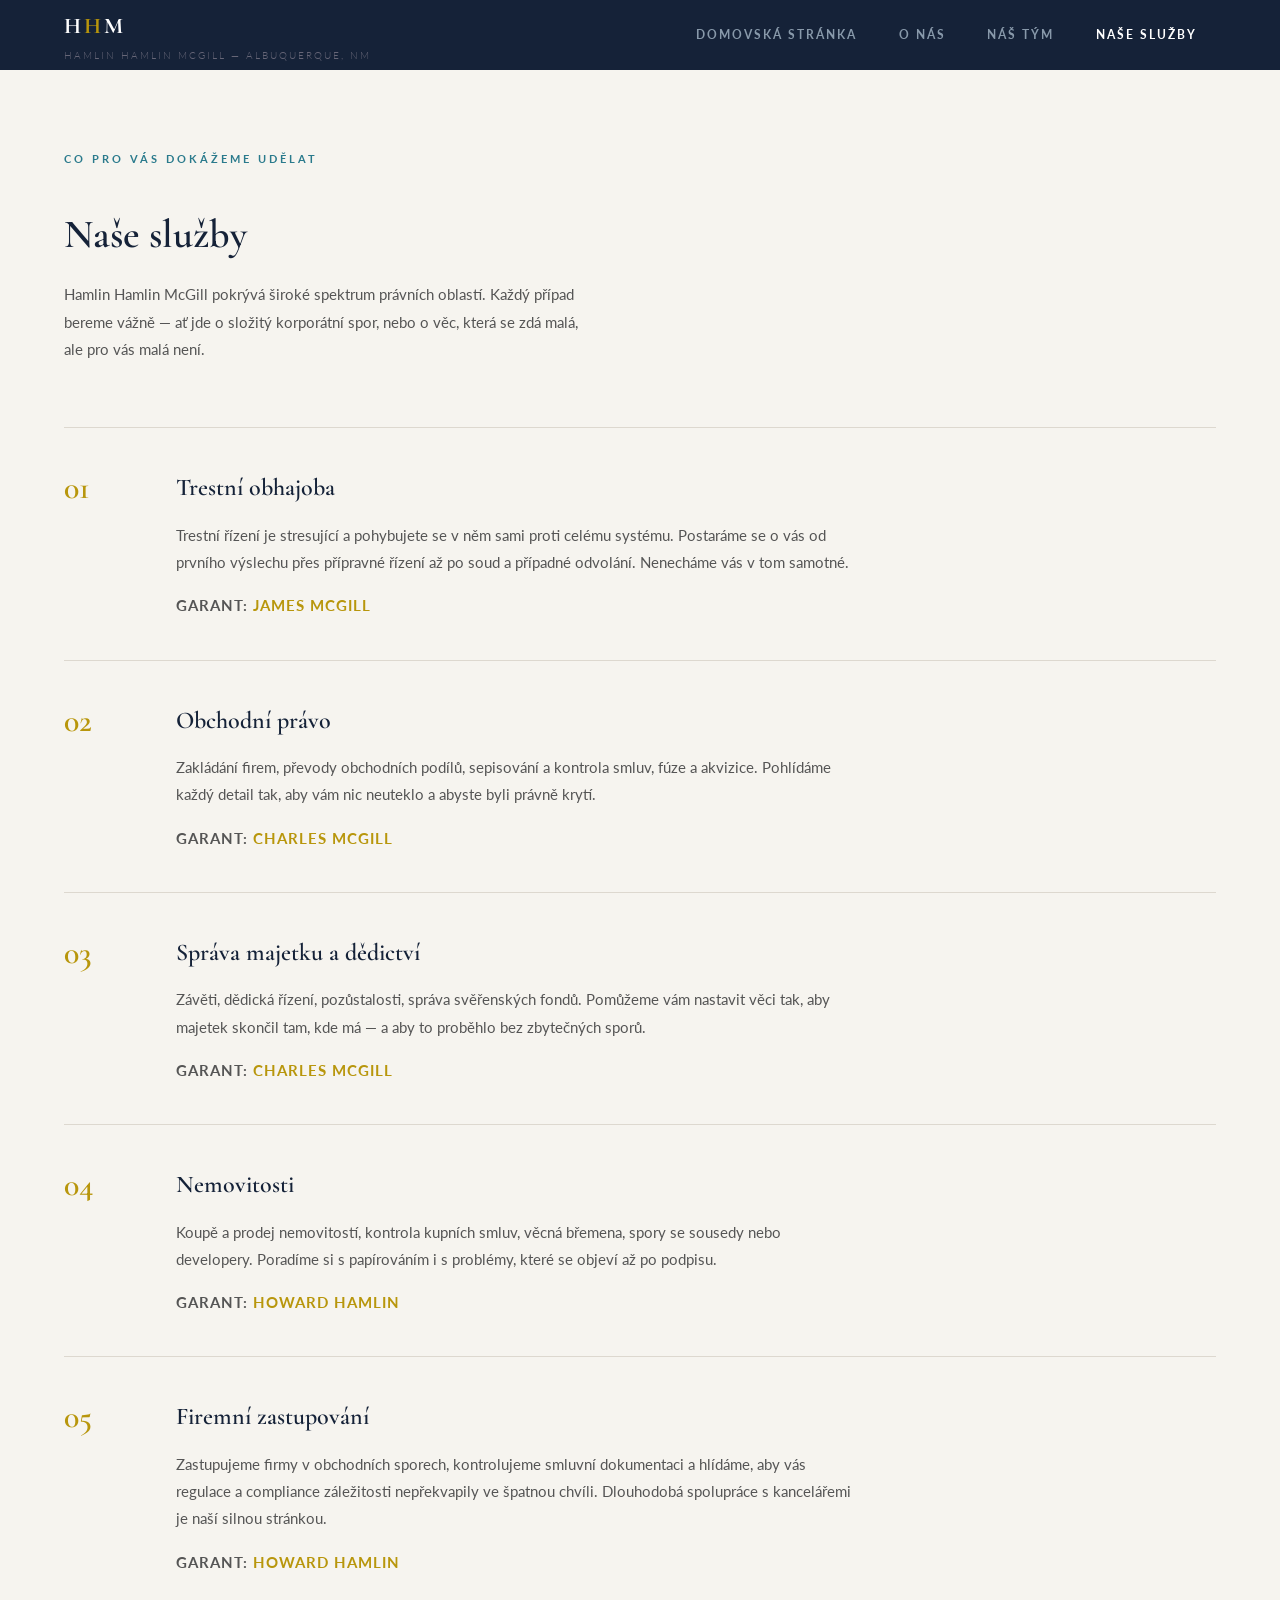
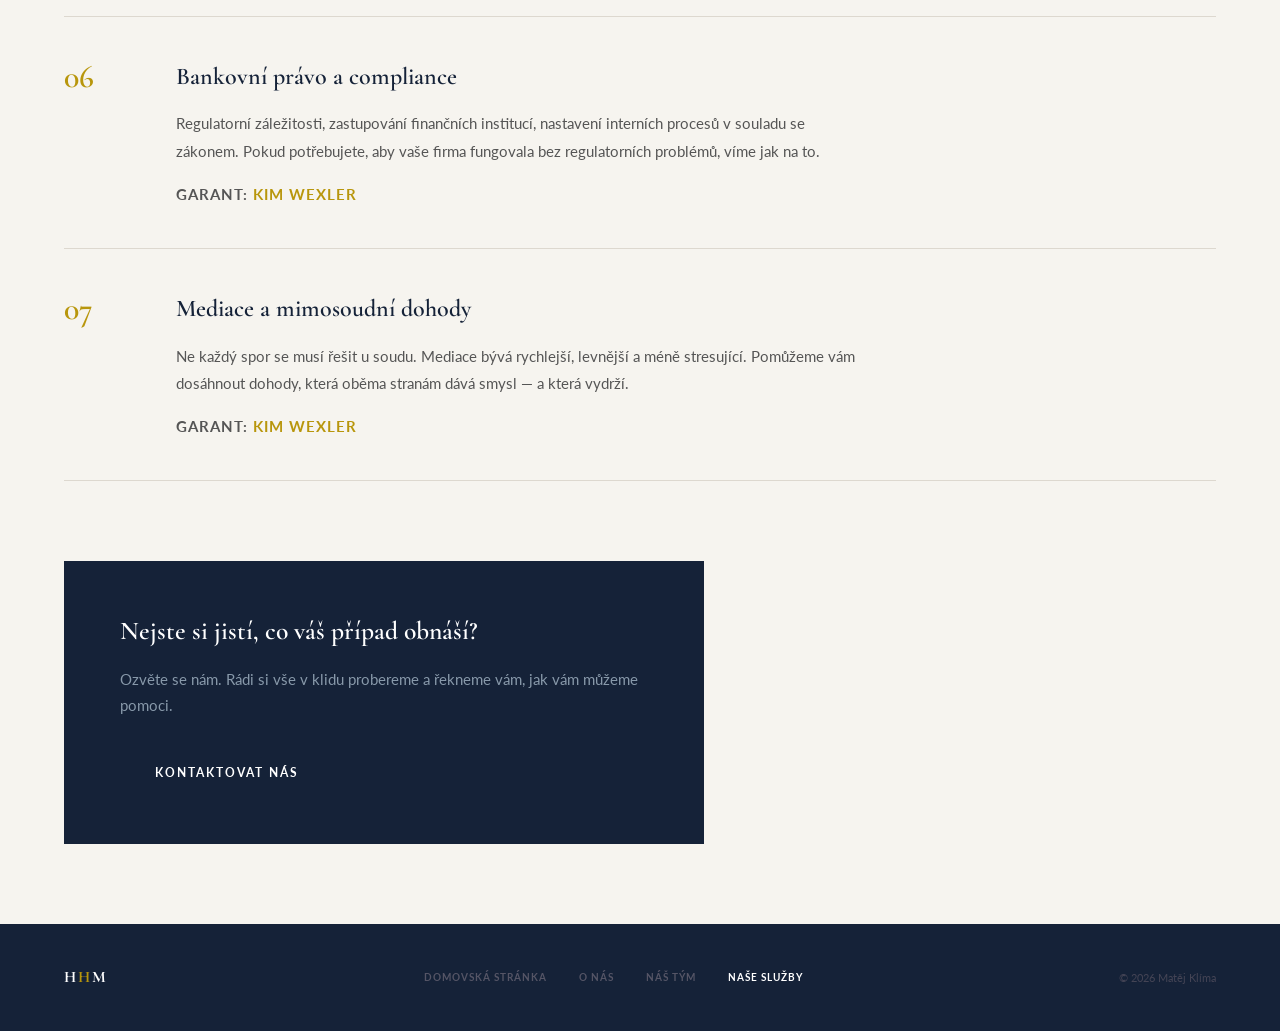
<file: sluzby.html>
<!DOCTYPE html>
<html lang="cs">

<head>
  <meta charset="UTF-8" />
  <meta name="viewport" content="width=device-width, initial-scale=1.0" />
  <title>Hamlin Hamlin McGill — Naše služby</title>
  <link rel="stylesheet" href="css/style.css" />
</head>

<body>

  <nav>
    <a href="index.html" class="logo">
      <span class="logo-pismena">H<span>H</span>M</span>
      <span class="logo-popis">Hamlin Hamlin McGill — Albuquerque, NM</span>
    </a>
    <div class="odkazy">
      <a href="index.html">Domovská stránka</a>
      <a href="o-nas.html">O nás</a>
      <a href="najem.html">Náš tým</a>
      <a href="sluzby.html" class="aktivni">Naše služby</a>
    </div>
  </nav>

  <main>
    <section class="sekce-sluzby">

      <div class="sluzby-uvod">
        <p class="maly-popis">Co pro vás dokážeme udělat</p>
        <h2>Naše služby</h2>
        <p class="uvod-text">Hamlin Hamlin McGill pokrývá široké spektrum právních oblastí. Každý případ bereme vážně — ať jde o složitý korporátní spor, nebo o věc, která se zdá malá, ale pro vás malá není.</p>
      </div>

      <div class="sluzby-seznam">

        <div class="sluzba-velka">
          <div class="sluzba-cislo">01</div>
          <div class="sluzba-obsah">
            <h3>Trestní obhajoba</h3>
            <p>Trestní řízení je stresující a pohybujete se v něm sami proti celému systému. Postaráme se o vás od prvního výslechu přes přípravné řízení až po soud a případné odvolání. Nenecháme vás v tom samotné.</p>
            <p class="sluzba-pravnik">Garant: <a href="pravnik-jimmy.html">James McGill</a></p>
          </div>
        </div>

        <div class="sluzba-velka">
          <div class="sluzba-cislo">02</div>
          <div class="sluzba-obsah">
            <h3>Obchodní právo</h3>
            <p>Zakládání firem, převody obchodních podílů, sepisování a kontrola smluv, fúze a akvizice. Pohlídáme každý detail tak, aby vám nic neuteklo a abyste byli právně krytí.</p>
            <p class="sluzba-pravnik">Garant: <a href="pravnik-chuck.html">Charles McGill</a></p>
          </div>
        </div>

        <div class="sluzba-velka">
          <div class="sluzba-cislo">03</div>
          <div class="sluzba-obsah">
            <h3>Správa majetku a dědictví</h3>
            <p>Závěti, dědická řízení, pozůstalosti, správa svěřenských fondů. Pomůžeme vám nastavit věci tak, aby majetek skončil tam, kde má — a aby to proběhlo bez zbytečných sporů.</p>
            <p class="sluzba-pravnik">Garant: <a href="pravnik-chuck.html">Charles McGill</a></p>
          </div>
        </div>

        <div class="sluzba-velka">
          <div class="sluzba-cislo">04</div>
          <div class="sluzba-obsah">
            <h3>Nemovitosti</h3>
            <p>Koupě a prodej nemovitostí, kontrola kupních smluv, věcná břemena, spory se sousedy nebo developery. Poradíme si s papírováním i s problémy, které se objeví až po podpisu.</p>
            <p class="sluzba-pravnik">Garant: <a href="pravnik-howard.html">Howard Hamlin</a></p>
          </div>
        </div>

        <div class="sluzba-velka">
          <div class="sluzba-cislo">05</div>
          <div class="sluzba-obsah">
            <h3>Firemní zastupování</h3>
            <p>Zastupujeme firmy v obchodních sporech, kontrolujeme smluvní dokumentaci a hlídáme, aby vás regulace a compliance záležitosti nepřekvapily ve špatnou chvíli. Dlouhodobá spolupráce s kancelářemi je naší silnou stránkou.</p>
            <p class="sluzba-pravnik">Garant: <a href="pravnik-howard.html">Howard Hamlin</a></p>
          </div>
        </div>

        <div class="sluzba-velka">
          <div class="sluzba-cislo">06</div>
          <div class="sluzba-obsah">
            <h3>Bankovní právo a compliance</h3>
            <p>Regulatorní záležitosti, zastupování finančních institucí, nastavení interních procesů v souladu se zákonem. Pokud potřebujete, aby vaše firma fungovala bez regulatorních problémů, víme jak na to.</p>
            <p class="sluzba-pravnik">Garant: <a href="pravnik-kim.html">Kim Wexler</a></p>
          </div>
        </div>

        <div class="sluzba-velka">
          <div class="sluzba-cislo">07</div>
          <div class="sluzba-obsah">
            <h3>Mediace a mimosoudní dohody</h3>
            <p>Ne každý spor se musí řešit u soudu. Mediace bývá rychlejší, levnější a méně stresující. Pomůžeme vám dosáhnout dohody, která oběma stranám dává smysl — a která vydrží.</p>
            <p class="sluzba-pravnik">Garant: <a href="pravnik-kim.html">Kim Wexler</a></p>
          </div>
        </div>

      </div>

      <div class="sluzby-cta">
        <h3>Nejste si jistí, co váš případ obnáší?</h3>
        <p>Ozvěte se nám. Rádi si vše v klidu probereme a řekneme vám, jak vám můžeme pomoci.</p>
        <a href="najem.html" class="button-zlaty">Kontaktovat nás</a>
      </div>

    </section>

    <footer>
      <a href="index.html" class="pata-logo">H<span>H</span>M</a>
      <div class="pata-odkazy">
        <a href="index.html">Domovská stránka</a>
        <a href="o-nas.html">O nás</a>
        <a href="najem.html">Náš tým</a>
        <a href="sluzby.html" class="aktivni">Naše služby</a>
      </div>
      <span class="pata-text">© 2026 Matěj Klíma</span>
    </footer>
  </main>

</body>

</html>
</file>
<file: css/style.css>
@import url('https://fonts.googleapis.com/css2?family=Cormorant+Garamond:wght@400;500;600;700&family=Lato:wght@300;400;700&display=swap');

:root {
  --font-text: 'Lato', sans-serif;
  --font-nadpis: 'Cormorant Garamond', serif;

  --tmavy: #152238;
  --zlata: #b8960c;
  --zlata-svetla: #d4af37;
  --accent: #2a7a8c;
  --text: #222;
  --text-sedy: #555;
  --text-svetly: #888;
  --pozadi: #f6f4ef;
  --border: #ddd8cf;
  --bila: #fff;
}

* {
  margin: 0;
  padding: 0;
  box-sizing: border-box;
}

body {
  font-family: var(--font-text);
  color: var(--text);
  background: var(--bila);
  font-size: 16px;
  line-height: 1.7;
  overflow-wrap: break-word;
  word-wrap: break-word;
}

h1,
h2,
h3,
.logo-pismena,
.jmeno,
.nazev-sluzby,
.pata-logo,
.nadpis-sluzeb {
  font-family: var(--font-nadpis);
}

nav {
  position: fixed;
  top: 0;
  left: 0;
  width: 100%;
  background: var(--tmavy);
  display: flex;
  align-items: center;
  justify-content: space-between;
  flex-wrap: wrap;
  padding: 0 4rem;
  min-height: 70px;
  z-index: 1000;
  overflow: hidden;
}

.logo {
  text-decoration: none;
  display: flex;
  flex-direction: column;
}

.logo-pismena {
  font-size: 1.4rem;
  font-weight: 700;
  color: var(--bila);
  letter-spacing: 3px;
}

.logo-pismena span {
  color: var(--zlata);
}

.logo-popis {
  font-size: 0.62rem;
  font-weight: 300;
  letter-spacing: 2px;
  text-transform: uppercase;
  color: #667;
  margin-top: 2px;
  white-space: nowrap;
}

.odkazy {
  display: flex;
  gap: 0.2rem;
  flex-wrap: wrap;
}

.odkazy a {
  text-decoration: none;
  font-size: 0.72rem;
  font-weight: 700;
  letter-spacing: 2px;
  text-transform: uppercase;
  color: #89a;
  padding: 0.5rem 1.2rem;
  transition: color 0.2s;
  white-space: nowrap;
}

.odkazy a:hover {
  color: var(--bila);
}

.odkazy a.aktivni {
  color: var(--bila);
}

main {
  padding-top: 70px;
  min-height: 100vh;
  display: flex;
  flex-direction: column;
}

.tlacitka {
  display: flex;
  gap: 1.2rem;
  flex-wrap: wrap;
}

.button-zlaty,
.button-ramecek {
  display: inline-block;
  padding: 0.8rem 2.2rem;
  font-size: 0.72rem;
  font-weight: 700;
  letter-spacing: 2px;
  text-transform: uppercase;
  text-decoration: none;
  transition: all 0.2s;
}

.button-zlaty {
  background: var(--tmavy);
  color: var(--bila);
}

.button-zlaty:hover {
  background: #1d3050;
}

.button-ramecek {
  background: transparent;
  color: var(--text-sedy);
  border: 1px solid var(--border);
}

.button-ramecek:hover {
  border-color: var(--tmavy);
  color: var(--tmavy);
}

.uvod {
  background: var(--pozadi);
  padding: 7rem 4rem 6rem;
  flex: 1;
  display: flex;
  flex-direction: column;
  justify-content: center;
}

.maly-popis {
  font-size: 0.68rem;
  font-weight: 700;
  letter-spacing: 3px;
  text-transform: uppercase;
  color: var(--accent);
  margin-bottom: 2rem;
}

.uvod h1 {
  font-size: 4.2rem;
  font-weight: 600;
  color: var(--tmavy);
  line-height: 1.12;
  margin-bottom: 1.5rem;
  max-width: 520px;
}

.uvod > p {
  font-size: 1rem;
  color: var(--text-sedy);
  max-width: 480px;
  line-height: 1.85;
  margin-bottom: 2.5rem;
}

.statistiky {
  display: grid;
  grid-template-columns: repeat(4, 1fr);
  background: var(--tmavy);
}

.stat {
  padding: 2.5rem 2rem;
  text-align: center;
  border-right: 1px solid rgba(255, 255, 255, 0.08);
}

.stat:last-child {
  border-right: none;
}

.stat-cislo {
  font-family: var(--font-nadpis);
  font-size: 2.8rem;
  font-weight: 600;
  color: var(--zlata);
  line-height: 1;
  margin-bottom: 0.4rem;
}

.stat-popis {
  font-size: 0.68rem;
  font-weight: 700;
  letter-spacing: 2px;
  text-transform: uppercase;
  color: rgba(255, 255, 255, 0.45);
}

.proc-nas {
  padding: 5rem 4rem;
  background: var(--bila);
}

.proc-nas-nadpis {
  text-align: center;
  margin-bottom: 0.8rem;
}

.proc-nas-nadpis h2 {
  font-size: 2.5rem;
  font-weight: 600;
  color: var(--tmavy);
}

.proc-nas-podnadpis {
  text-align: center;
  font-size: 0.95rem;
  color: var(--text-sedy);
  max-width: 540px;
  margin: 0 auto 3rem;
  line-height: 1.8;
}

.vyhody {
  display: grid;
  grid-template-columns: repeat(3, 1fr);
  gap: 1.5rem;
}

.vyhoda {
  padding: 2rem 1.8rem;
  border: 1px solid var(--border);
  transition: box-shadow 0.2s, border-color 0.2s;
}

.vyhoda:hover {
  box-shadow: 0 4px 16px rgba(0, 0, 0, 0.06);
  border-color: var(--zlata);
}

.vyhoda-ikona {
  width: 44px;
  height: 44px;
  background: var(--pozadi);
  border-radius: 8px;
  display: flex;
  align-items: center;
  justify-content: center;
  font-size: 1.3rem;
  margin-bottom: 1.2rem;
}

.vyhoda h3 {
  font-size: 1.2rem;
  font-weight: 600;
  color: var(--tmavy);
  margin-bottom: 0.6rem;
}

.vyhoda p {
  font-size: 0.88rem;
  color: var(--text-sedy);
  line-height: 1.75;
}

.cta-banner {
  background: var(--tmavy);
  padding: 3.5rem 4rem;
  display: flex;
  align-items: center;
  justify-content: space-between;
  gap: 2rem;
}

.cta-text h2 {
  font-size: 1.8rem;
  font-weight: 600;
  color: var(--bila);
  margin-bottom: 0.4rem;
}

.cta-text p {
  font-size: 0.92rem;
  color: #89a;
  line-height: 1.7;
}

.cta-banner .button-zlaty {
  flex-shrink: 0;
  background: var(--zlata);
  color: var(--tmavy);
}

.cta-banner .button-zlaty:hover {
  background: var(--zlata-svetla);
}

.sekce-onas {
  background: var(--pozadi);
  padding: 5rem 4rem;
  flex: 1;
}

.sekce-onas h2 {
  font-size: 2.5rem;
  font-weight: 600;
  color: var(--tmavy);
  margin-bottom: 0.4rem;
}

.podtitulek {
  font-size: 0.95rem;
  color: var(--accent);
  margin-bottom: 0.5rem;
}

.uvod-text {
  font-size: 0.95rem;
  color: var(--text-sedy);
  max-width: 520px;
  line-height: 1.8;
  margin-bottom: 3rem;
}

.sloupce {
  display: grid;
  grid-template-columns: repeat(2, 1fr);
  gap: 4rem;
}

.levy-text h3 {
  font-size: 1.5rem;
  font-weight: 600;
  color: var(--tmavy);
  margin-bottom: 1rem;
}

.levy-text p {
  font-size: 0.92rem;
  color: var(--text-sedy);
  line-height: 1.85;
  margin-bottom: 1rem;
}

.hodnoty {
  display: flex;
  flex-direction: column;
  gap: 1.5rem;
}

.polozka {
  padding: 1.2rem 1.5rem;
  border-left: 3px solid var(--zlata);
}

.polozka h4 {
  font-size: 0.78rem;
  font-weight: 700;
  letter-spacing: 1px;
  text-transform: uppercase;
  color: var(--tmavy);
  margin-bottom: 0.4rem;
}

.polozka p {
  font-size: 0.88rem;
  color: var(--text-sedy);
  line-height: 1.7;
}

.sekce-tym {
  background: var(--pozadi);
  padding: 5rem 4rem;
  flex: 1;
}

.sekce-sluzby {
  background: var(--pozadi);
  padding: 5rem 4rem;
  flex: 1;
}

.sluzby-uvod {
  max-width: 640px;
  margin-bottom: 4rem;
}

.sluzby-uvod h2 {
  font-size: 2.5rem;
  font-weight: 600;
  color: var(--tmavy);
  margin-bottom: 0.8rem;
}

.sluzby-seznam {
  display: flex;
  flex-direction: column;
  gap: 0;
  border-top: 1px solid var(--border);
  margin-bottom: 5rem;
}

.sluzba-velka {
  display: grid;
  grid-template-columns: 80px auto;
  gap: 2rem;
  padding: 2.5rem 0;
  border-bottom: 1px solid var(--border);
  transition: background 0.15s;
}

.sluzba-velka:hover {
  background: rgba(184, 150, 12, 0.04);
}

.sluzba-cislo {
  font-family: var(--font-nadpis);
  font-size: 2rem;
  font-weight: 600;
  color: var(--zlata);
  line-height: 1;
  padding-top: 4px;
}

.sluzba-obsah h3 {
  font-family: var(--font-nadpis);
  font-size: 1.5rem;
  font-weight: 600;
  color: var(--tmavy);
  margin-bottom: 0.8rem;
}

.sluzba-obsah p {
  font-size: 0.92rem;
  color: var(--text-sedy);
  line-height: 1.85;
  max-width: 680px;
}

.sluzba-pravnik {
  margin-top: 1rem;
  font-size: 0.72rem;
  font-weight: 700;
  letter-spacing: 1px;
  text-transform: uppercase;
  color: var(--text-svetly);
}

.sluzba-pravnik a {
  color: var(--zlata);
  text-decoration: none;
  transition: color 0.2s;
}

.sluzba-pravnik a:hover {
  color: var(--tmavy);
}

.sluzby-cta {
  background: var(--tmavy);
  padding: 3rem 3.5rem;
  max-width: 640px;
}

.sluzby-cta h3 {
  font-family: var(--font-nadpis);
  font-size: 1.6rem;
  font-weight: 600;
  color: var(--bila);
  margin-bottom: 0.8rem;
}

.sluzby-cta p {
  font-size: 0.92rem;
  color: #89a;
  line-height: 1.8;
  margin-bottom: 2rem;
}

.sekce-tym h2 {
  font-size: 2.5rem;
  font-weight: 600;
  color: var(--tmavy);
  margin-bottom: 0.4rem;
}

.lidi {
  display: grid;
  grid-template-columns: repeat(4, 1fr);
  gap: 2rem;
  margin-bottom: 4rem;
}

.lidi a {
  text-decoration: none;
  color: inherit;
  display: block;
}

.lidi a .karta {
  transition: transform 0.2s, box-shadow 0.2s;
}

.lidi a:hover .karta {
  transform: translateY(-4px);
  box-shadow: 0 8px 24px rgba(0, 0, 0, 0.08);
}

.karta {
  background: var(--bila);
  overflow: hidden;
}

.karta img {
  width: 100%;
  aspect-ratio: 3 / 4;
  object-fit: cover;
  display: block;
}

.detail {
  padding: 1.5rem;
}

.jmeno {
  font-size: 1.3rem;
  font-weight: 600;
  color: var(--tmavy);
  margin-bottom: 0.3rem;
}

.pozice {
  font-size: 0.65rem;
  font-weight: 700;
  letter-spacing: 1px;
  text-transform: uppercase;
  color: var(--accent);
  margin-bottom: 0.8rem;
}

.detail p {
  font-size: 0.87rem;
  color: var(--text-sedy);
  line-height: 1.7;
}

.nadpis-sluzeb {
  font-size: 1.3rem;
  font-weight: 600;
  color: var(--tmavy);
  margin-bottom: 2rem;
}

.sluzby {
  display: grid;
  grid-template-columns: repeat(3, 1fr);
  gap: 1px;
  background: var(--border);
  border: 1px solid var(--border);
}

.sluzba {
  background: var(--bila);
  padding: 2rem;
  transition: background 0.15s;
}

.sluzba:hover {
  background: var(--pozadi);
}

.nazev-sluzby {
  font-size: 1.1rem;
  font-weight: 600;
  color: var(--tmavy);
  margin-bottom: 0.5rem;
}

.sluzba p {
  font-size: 0.87rem;
  color: var(--text-sedy);
  line-height: 1.75;
}

footer {
  background: var(--tmavy);
  padding: 2.5rem 4rem;
  display: flex;
  justify-content: space-between;
  align-items: center;
  flex-wrap: wrap;
  gap: 1.5rem;
}

.pata-logo {
  font-size: 1rem;
  font-weight: 700;
  letter-spacing: 2px;
  color: var(--bila);
  text-decoration: none;
}

.pata-logo span {
  color: var(--zlata);
}

.pata-odkazy {
  display: flex;
  gap: 2rem;
  flex-wrap: wrap;
}

.pata-odkazy a {
  text-decoration: none;
  font-size: 0.65rem;
  font-weight: 700;
  letter-spacing: 1px;
  text-transform: uppercase;
  color: #556;
  white-space: nowrap;
}

.pata-odkazy a:hover,
.pata-odkazy a.aktivni {
  color: var(--bila);
}

.pata-text {
  font-size: 0.7rem;
  color: #445;
}

.sekce-profil {
  background: var(--pozadi);
  padding: 5rem 4rem;
  flex: 1;
}

.zpet {
  display: inline-block;
  font-size: 0.72rem;
  font-weight: 700;
  letter-spacing: 1px;
  text-transform: uppercase;
  text-decoration: none;
  color: var(--text-svetly);
  margin-bottom: 2.5rem;
  transition: color 0.2s;
}

.zpet:hover {
  color: var(--tmavy);
}

.profil-obsah {
  display: grid;
  grid-template-columns: 1fr 2fr;
  gap: 4rem;
  align-items: start;
}

.foto img {
  width: 100%;
  aspect-ratio: 3 / 4;
  object-fit: cover;
  display: block;
}

.sekce-profil h1 {
  font-size: 2.8rem;
  font-weight: 600;
  color: var(--tmavy);
  line-height: 1.15;
  margin-bottom: 2rem;
}

.kolonky {
  display: grid;
  grid-template-columns: repeat(2, 1fr);
  gap: 1px;
  background: var(--border);
  border: 1px solid var(--border);
  margin-bottom: 2.5rem;
}

.kolonka {
  background: var(--bila);
  padding: 1.2rem 1.5rem;
}

.kolonka-nazev {
  font-size: 0.65rem;
  font-weight: 700;
  letter-spacing: 1px;
  text-transform: uppercase;
  color: var(--accent);
  margin-bottom: 0.3rem;
}

.kolonka-hodnota {
  font-size: 0.92rem;
  color: var(--text);
  line-height: 1.6;
}

.o-pravnikovi h2 {
  font-size: 1.5rem;
  font-weight: 600;
  color: var(--tmavy);
  margin-bottom: 1rem;
}

.o-pravnikovi p {
  font-size: 0.92rem;
  color: var(--text-sedy);
  line-height: 1.85;
  margin-bottom: 1rem;
}

@media (max-width: 1024px) {
  .statistiky {
    grid-template-columns: repeat(2, 1fr);
  }

  .vyhody {
    grid-template-columns: repeat(2, 1fr);
  }

  .cta-banner {
    flex-direction: column;
    text-align: center;
  }
}

@media (max-width: 768px) {
  nav {
    padding: 1rem 1.5rem;
  }

  .odkazy {
    width: 100%;
    flex-wrap: wrap;
  }

  main {
    padding-top: 110px;
  }

  .uvod {
    padding: 4rem 1.5rem 3rem;
  }

  .uvod h1 {
    font-size: 2.6rem;
  }

  .sloupce {
    grid-template-columns: 100%;
  }

  .lidi,
  .sluzby {
    grid-template-columns: repeat(2, 1fr);
  }

  .profil-obsah {
    grid-template-columns: 100%;
    gap: 2rem;
  }

  .foto img {
    max-width: 320px;
  }

  .sekce-profil h1 {
    font-size: 2.2rem;
  }

  footer {
    flex-direction: column;
    align-items: flex-start;
  }

  .statistiky {
    grid-template-columns: repeat(2, 1fr);
  }

  .vyhody {
    grid-template-columns: 1fr;
  }

  .proc-nas {
    padding: 3rem 1.5rem;
  }

  .cta-banner {
    padding: 3rem 1.5rem;
    flex-direction: column;
    text-align: center;
  }
}

@media (max-width: 480px) {

  .uvod,
  .sekce-onas,
  .sekce-tym,
  .sekce-sluzby,
  .sekce-profil {
    padding-left: 1.5rem;
    padding-right: 1.5rem;
  }

  .tlacitka {
    flex-direction: column;
  }

  .lidi,
  .sluzby {
    grid-template-columns: 100%;
  }

  .kolonky {
    grid-template-columns: 100%;
  }

  .sekce-profil h1 {
    font-size: 1.8rem;
  }

  footer {
    padding: 2rem 1.5rem;
  }

  .statistiky {
    grid-template-columns: 1fr;
  }

  .uvod h1 {
    font-size: 2.2rem;
  }

  .stat {
    border-right: none;
    border-bottom: 1px solid rgba(255, 255, 255, 0.08);
  }

  .stat:last-child {
    border-bottom: none;
  }
}
</file>
